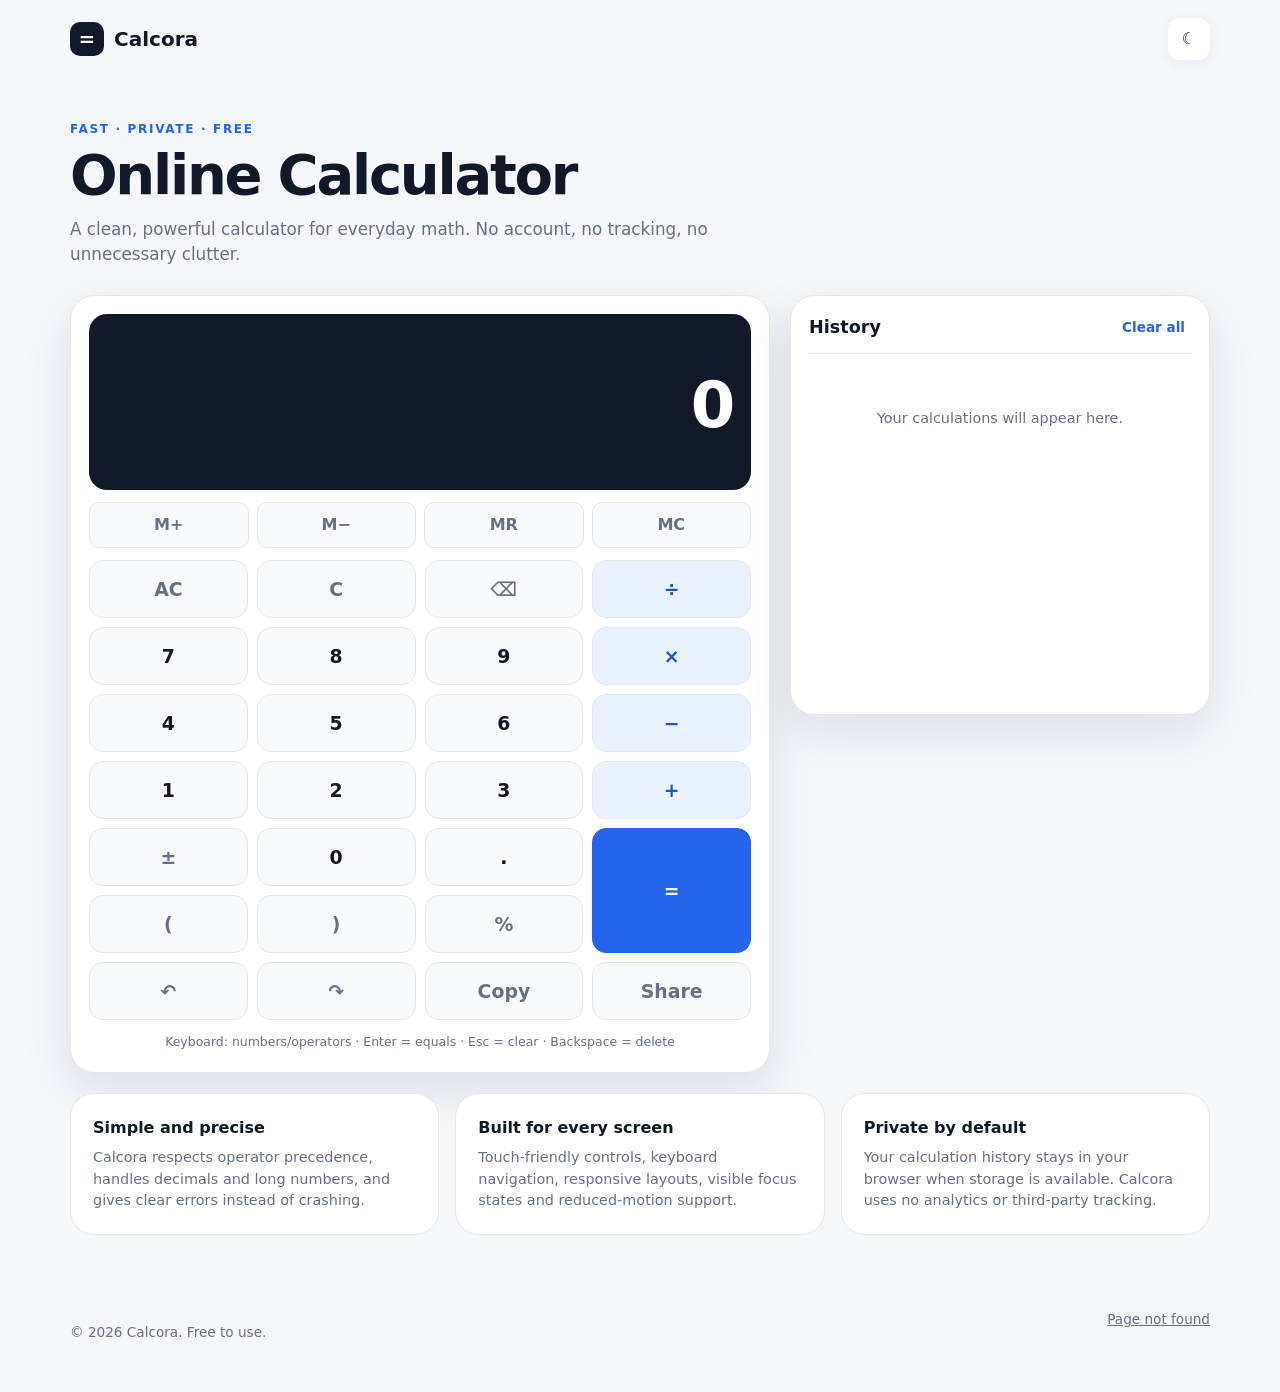
<file: index.html>
<!doctype html>
<html lang="en">
<head>
  <meta charset="utf-8">
  <meta name="viewport" content="width=device-width, initial-scale=1, viewport-fit=cover">
  <meta name="theme-color" content="#0b1020">
  <meta name="description" content="Calcora is a fast, private, accessible online calculator with history, memory, percentages, keyboard support, dark mode, and precise arithmetic.">
  <meta name="robots" content="index, follow">
  <link rel="canonical" href="https://bankarshashank47-cloud.github.io/calcora/">
  <meta property="og:type" content="website">
  <meta property="og:title" content="Calcora — Free Online Calculator">
  <meta property="og:description" content="A fast, private and accessible online calculator.">
  <meta property="og:url" content="https://bankarshashank47-cloud.github.io/calcora/">
  <meta property="og:site_name" content="Calcora">
  <meta name="twitter:card" content="summary">
  <meta name="twitter:title" content="Calcora — Free Online Calculator">
  <meta name="twitter:description" content="Fast, private online calculations with history and keyboard support.">
  <title>Calcora — Free Online Calculator</title>
  <link rel="icon" href="favicon.svg" type="image/svg+xml">
  <link rel="manifest" href="manifest.webmanifest">
  <link rel="stylesheet" href="styles.css">
  <script type="application/ld+json">{"@context":"https://schema.org","@type":"WebApplication","name":"Calcora","url":"https://bankarshashank47-cloud.github.io/calcora/","applicationCategory":"Calculator","operatingSystem":"Any","description":"Free online calculator with history, memory, keyboard support and accessible responsive design."}</script>
</head>
<body>
  <header class="site-header">
    <a class="brand" href="./" aria-label="Calcora home"><span class="brand-mark" aria-hidden="true">=</span><span>Calcora</span></a>
    <button id="themeToggle" class="icon-button" type="button" aria-label="Switch theme" title="Switch theme">☾</button>
  </header>

  <main class="page-shell">
    <section class="hero" aria-labelledby="page-title">
      <div>
        <p class="eyebrow">FAST · PRIVATE · FREE</p>
        <h1 id="page-title">Online Calculator</h1>
        <p class="hero-copy">A clean, powerful calculator for everyday math. No account, no tracking, no unnecessary clutter.</p>
      </div>
    </section>

    <section class="app-grid" aria-label="Calculator application">
      <article class="calculator-card">
        <div class="display-wrap">
          <div id="expressionPreview" class="expression-preview" aria-label="Expression preview"></div>
          <div id="display" class="display" role="status" aria-live="polite" aria-atomic="true">0</div>
          <div id="resultPreview" class="result-preview" aria-live="polite"></div>
        </div>
        <div class="memory-row" aria-label="Memory controls">
          <button class="memory-key" data-action="memory-add" type="button">M+</button>
          <button class="memory-key" data-action="memory-subtract" type="button">M−</button>
          <button class="memory-key" data-action="memory-recall" type="button">MR</button>
          <button class="memory-key" data-action="memory-clear" type="button">MC</button>
        </div>
        <div class="keypad" aria-label="Calculator keypad">
          <button class="key utility" data-action="clear-all" type="button">AC</button>
          <button class="key utility" data-action="clear" type="button">C</button>
          <button class="key utility" data-action="backspace" type="button" aria-label="Backspace">⌫</button>
          <button class="key operator" data-value="/" type="button" aria-label="Divide">÷</button>
          <button class="key" data-value="7" type="button">7</button>
          <button class="key" data-value="8" type="button">8</button>
          <button class="key" data-value="9" type="button">9</button>
          <button class="key operator" data-value="*" type="button" aria-label="Multiply">×</button>
          <button class="key" data-value="4" type="button">4</button>
          <button class="key" data-value="5" type="button">5</button>
          <button class="key" data-value="6" type="button">6</button>
          <button class="key operator" data-value="-" type="button" aria-label="Subtract">−</button>
          <button class="key" data-value="1" type="button">1</button>
          <button class="key" data-value="2" type="button">2</button>
          <button class="key" data-value="3" type="button">3</button>
          <button class="key operator" data-value="+" type="button" aria-label="Add">+</button>
          <button class="key utility" data-action="toggle-sign" type="button">±</button>
          <button class="key" data-value="0" type="button">0</button>
          <button class="key" data-value="." type="button" aria-label="Decimal point">.</button>
          <button class="key equals" data-action="equals" type="button">=</button>
          <button class="key utility" data-value="(" type="button">(</button>
          <button class="key utility" data-value=")" type="button">)</button>
          <button class="key utility" data-action="percentage" type="button">%</button>
          <button class="key utility" data-action="undo" type="button" aria-label="Undo">↶</button>
          <button class="key utility" data-action="redo" type="button" aria-label="Redo">↷</button>
          <button class="key utility" data-action="copy-result" type="button" aria-label="Copy result">Copy</button>
          <button class="key utility" data-action="share" type="button" aria-label="Share calculation">Share</button>
        </div>
        <p id="error" class="error" role="alert" hidden></p>
        <p class="keyboard-hint">Keyboard: numbers/operators · Enter = equals · Esc = clear · Backspace = delete</p>
      </article>

      <aside class="history-card" aria-labelledby="history-title">
        <div class="section-heading"><h2 id="history-title">History</h2><button id="clearHistory" class="text-button" type="button">Clear all</button></div>
        <div id="historyList" class="history-list"><p class="empty-state">Your calculations will appear here.</p></div>
      </aside>
    </section>

    <section class="info-grid" aria-label="Calculator information">
      <article><h2>Simple and precise</h2><p>Calcora respects operator precedence, handles decimals and long numbers, and gives clear errors instead of crashing.</p></article>
      <article><h2>Built for every screen</h2><p>Touch-friendly controls, keyboard navigation, responsive layouts, visible focus states and reduced-motion support.</p></article>
      <article><h2>Private by default</h2><p>Your calculation history stays in your browser when storage is available. Calcora uses no analytics or third-party tracking.</p></article>
    </section>
  </main>

  <footer class="site-footer"><p>© <span id="year"></span> Calcora. Free to use.</p><a href="404.html">Page not found</a></footer>
  <script src="app.js" defer></script>
</body>
</html>
</file>
<file: styles.css>
:root{--bg:#f5f7fb;--card:#fff;--text:#111827;--muted:#667085;--line:#e5e7eb;--key:#f8fafc;--key-hover:#eef2f7;--operator:#eaf2ff;--accent:#2563eb;--accent-2:#1d4ed8;--danger:#b42318;--shadow:0 18px 50px rgba(15,23,42,.10);color-scheme:light}*{box-sizing:border-box}html{scroll-behavior:smooth}body{margin:0;background:var(--bg);color:var(--text);font-family:Inter,ui-sans-serif,system-ui,-apple-system,BlinkMacSystemFont,"Segoe UI",sans-serif;line-height:1.5}button,a{font:inherit}button{cursor:pointer}button:focus-visible,a:focus-visible{outline:3px solid #60a5fa;outline-offset:3px}.site-header{max-width:1180px;margin:auto;padding:18px 20px;display:flex;justify-content:space-between;align-items:center}.brand{display:inline-flex;align-items:center;gap:10px;color:inherit;text-decoration:none;font-weight:800;font-size:1.25rem}.brand-mark{display:grid;place-items:center;width:34px;height:34px;border-radius:10px;background:var(--text);color:var(--card);font-weight:900}.icon-button,.text-button{border:0;background:transparent;color:var(--text)}.icon-button{width:42px;height:42px;border-radius:12px;background:var(--card);box-shadow:0 3px 15px rgba(0,0,0,.06)}.page-shell{max-width:1180px;margin:auto;padding:22px 20px 50px}.hero{padding:20px 0 28px}.eyebrow{font-size:.75rem;letter-spacing:.14em;font-weight:800;color:var(--accent);margin:0 0 8px}.hero h1{font-size:clamp(2rem,5vw,3.5rem);line-height:1.05;margin:0 0 12px;letter-spacing:-.04em}.hero-copy{max-width:650px;color:var(--muted);margin:0;font-size:1.05rem}.app-grid{display:grid;grid-template-columns:minmax(0,700px) minmax(280px,1fr);gap:20px;align-items:start}.calculator-card,.history-card,.info-grid article{background:var(--card);border:1px solid var(--line);border-radius:24px;box-shadow:var(--shadow)}.calculator-card{padding:18px}.display-wrap{min-height:150px;padding:18px 18px 12px;border-radius:18px;background:var(--text);color:white;display:flex;flex-direction:column;justify-content:flex-end;overflow:hidden}.expression-preview,.result-preview{min-height:25px;color:#aab4c4;text-align:right;overflow:auto;white-space:nowrap}.display{font-size:clamp(2.25rem,7vw,4rem);font-weight:750;letter-spacing:-.035em;text-align:right;white-space:nowrap;overflow:auto}.memory-row{display:grid;grid-template-columns:repeat(4,1fr);gap:8px;margin:12px 0}.memory-key{border:1px solid var(--line);background:var(--key);color:var(--muted);border-radius:10px;padding:10px;font-weight:700}.memory-key:hover,.key:hover{background:var(--key-hover)}.keypad{display:grid;grid-template-columns:repeat(4,1fr);gap:9px}.key{min-height:58px;border:1px solid var(--line);background:var(--key);color:var(--text);border-radius:14px;font-size:1.18rem;font-weight:700;touch-action:manipulation;user-select:none;-webkit-user-select:none;transition:transform .06s ease,background .12s ease}.key:active,.memory-key:active{transform:scale(.97)}.key.operator{background:var(--operator);color:var(--accent-2)}.key.equals{background:var(--accent);color:white;border-color:var(--accent);grid-row:span 2}.key.utility{color:var(--muted)}.keyboard-hint{font-size:.78rem;color:var(--muted);text-align:center;margin:13px 0 2px}.error{margin:10px 0 0;color:var(--danger);font-weight:650;text-align:center}.history-card{padding:18px;min-height:420px}.section-heading{display:flex;align-items:center;justify-content:space-between;border-bottom:1px solid var(--line);padding-bottom:12px}.section-heading h2{font-size:1.1rem;margin:0}.text-button{font-size:.85rem;color:var(--accent);font-weight:700}.history-list{display:flex;flex-direction:column;gap:8px;padding-top:10px}.empty-state{color:var(--muted);font-size:.9rem;text-align:center;padding:30px 10px}.history-item{display:grid;grid-template-columns:1fr auto;gap:8px;padding:12px;border:1px solid var(--line);border-radius:12px;background:var(--key)}.history-use{border:0;background:transparent;text-align:left;color:var(--text);min-width:0}.history-expression{display:block;white-space:nowrap;overflow:hidden;text-overflow:ellipsis;color:var(--muted);font-size:.82rem}.history-result{display:block;font-weight:800;margin-top:2px;white-space:nowrap;overflow:hidden;text-overflow:ellipsis}.history-delete{border:0;background:transparent;color:var(--muted);padding:4px 8px}.info-grid{display:grid;grid-template-columns:repeat(3,1fr);gap:16px;margin-top:20px}.info-grid article{padding:22px;box-shadow:none}.info-grid h2{font-size:1rem;margin:0 0 7px}.info-grid p{color:var(--muted);font-size:.9rem;margin:0}.site-footer{max-width:1180px;margin:auto;padding:24px 20px 36px;color:var(--muted);font-size:.85rem;display:flex;justify-content:space-between;gap:20px}.site-footer a{color:inherit}.dark{--bg:#080b12;--card:#111722;--text:#f8fafc;--muted:#98a2b3;--line:#273142;--key:#161e2b;--key-hover:#202a3a;--operator:#182d4f;--accent:#60a5fa;--accent-2:#93c5fd;--danger:#f97066;--shadow:0 18px 55px rgba(0,0,0,.28);color-scheme:dark}.dark .brand-mark{background:white;color:#111827}.dark .icon-button{box-shadow:none}.dark .display-wrap{background:#05070b}.dark .key.equals{color:#07111f}.dark .key.operator{color:#93c5fd}@media(max-width:850px){.app-grid{grid-template-columns:1fr}.history-card{min-height:0}.info-grid{grid-template-columns:1fr 1fr}}@media(max-width:560px){.site-header{padding:14px 14px}.page-shell{padding:12px 12px 32px}.hero{padding:12px 4px 22px}.calculator-card{padding:10px;border-radius:20px}.display-wrap{min-height:135px;padding:14px}.keypad{gap:7px}.key{min-height:56px;border-radius:12px}.memory-row{gap:6px}.info-grid{grid-template-columns:1fr}.site-footer{padding:20px 14px;flex-direction:column}.keyboard-hint{font-size:.72rem}.history-card{border-radius:20px}}@media(max-height:650px) and (orientation:landscape){.hero{padding-bottom:12px}.display-wrap{min-height:105px}.key{min-height:46px}.page-shell{padding-bottom:20px}}@media(prefers-reduced-motion:reduce){*,*::before,*::after{scroll-behavior:auto!important;transition:none!important}}
</file>
